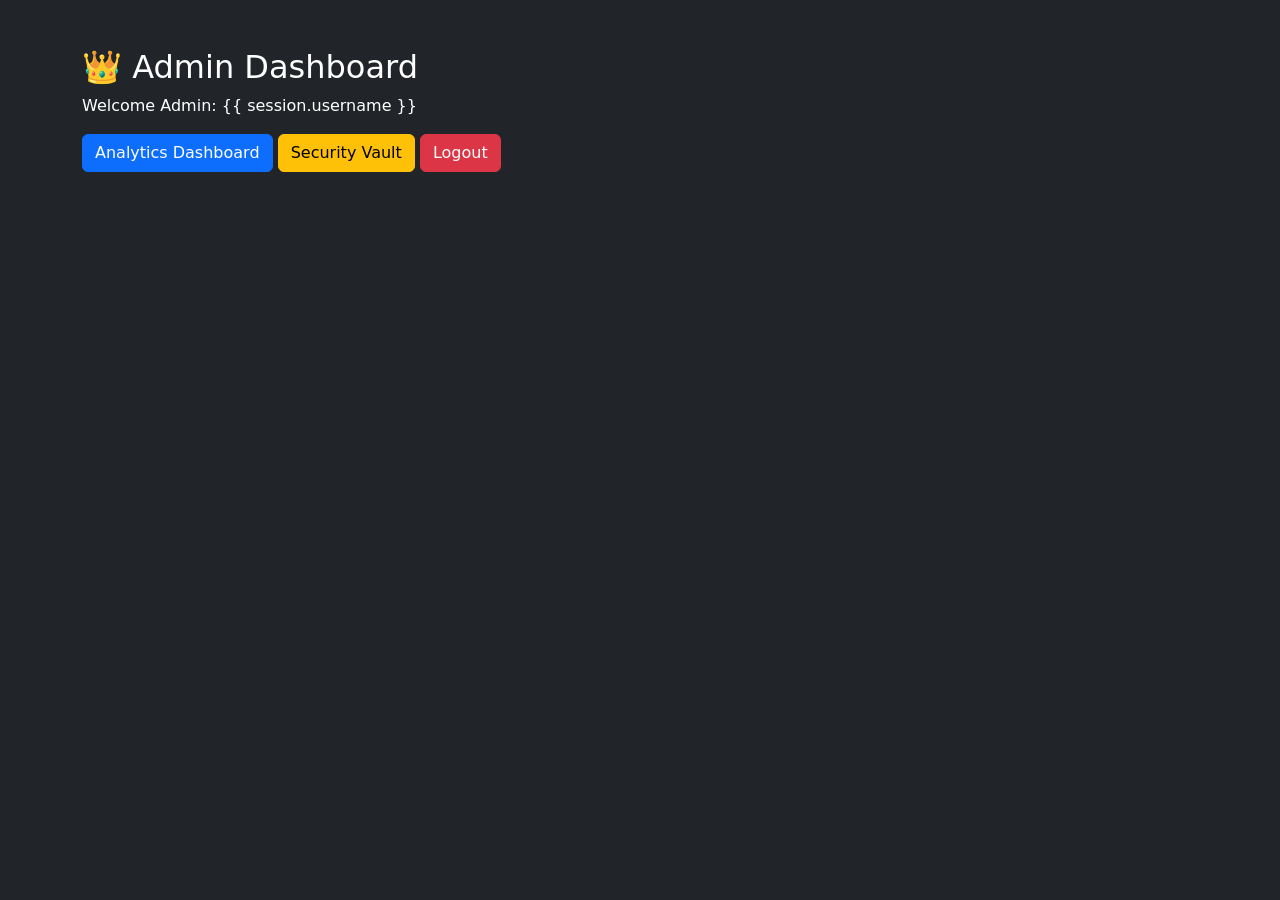
<file: web_app/templates/admin_dashboard.html>
<!DOCTYPE html>
<html>
<head>
<title>Admin Dashboard</title>
<link href="https://cdn.jsdelivr.net/npm/bootstrap@5.3.0/dist/css/bootstrap.min.css" rel="stylesheet">
</head>

<body class="bg-dark text-white">

<div class="container mt-5">
    <h2>👑 Admin Dashboard</h2>
    <p>Welcome Admin: {{ session.username }}</p>

    <a href="/dashboard" class="btn btn-primary">Analytics Dashboard</a>
    <a href="/security-vault" class="btn btn-warning">Security Vault</a>
    <a href="/logout" class="btn btn-danger">Logout</a>
</div>

</body>
</html>
</file>
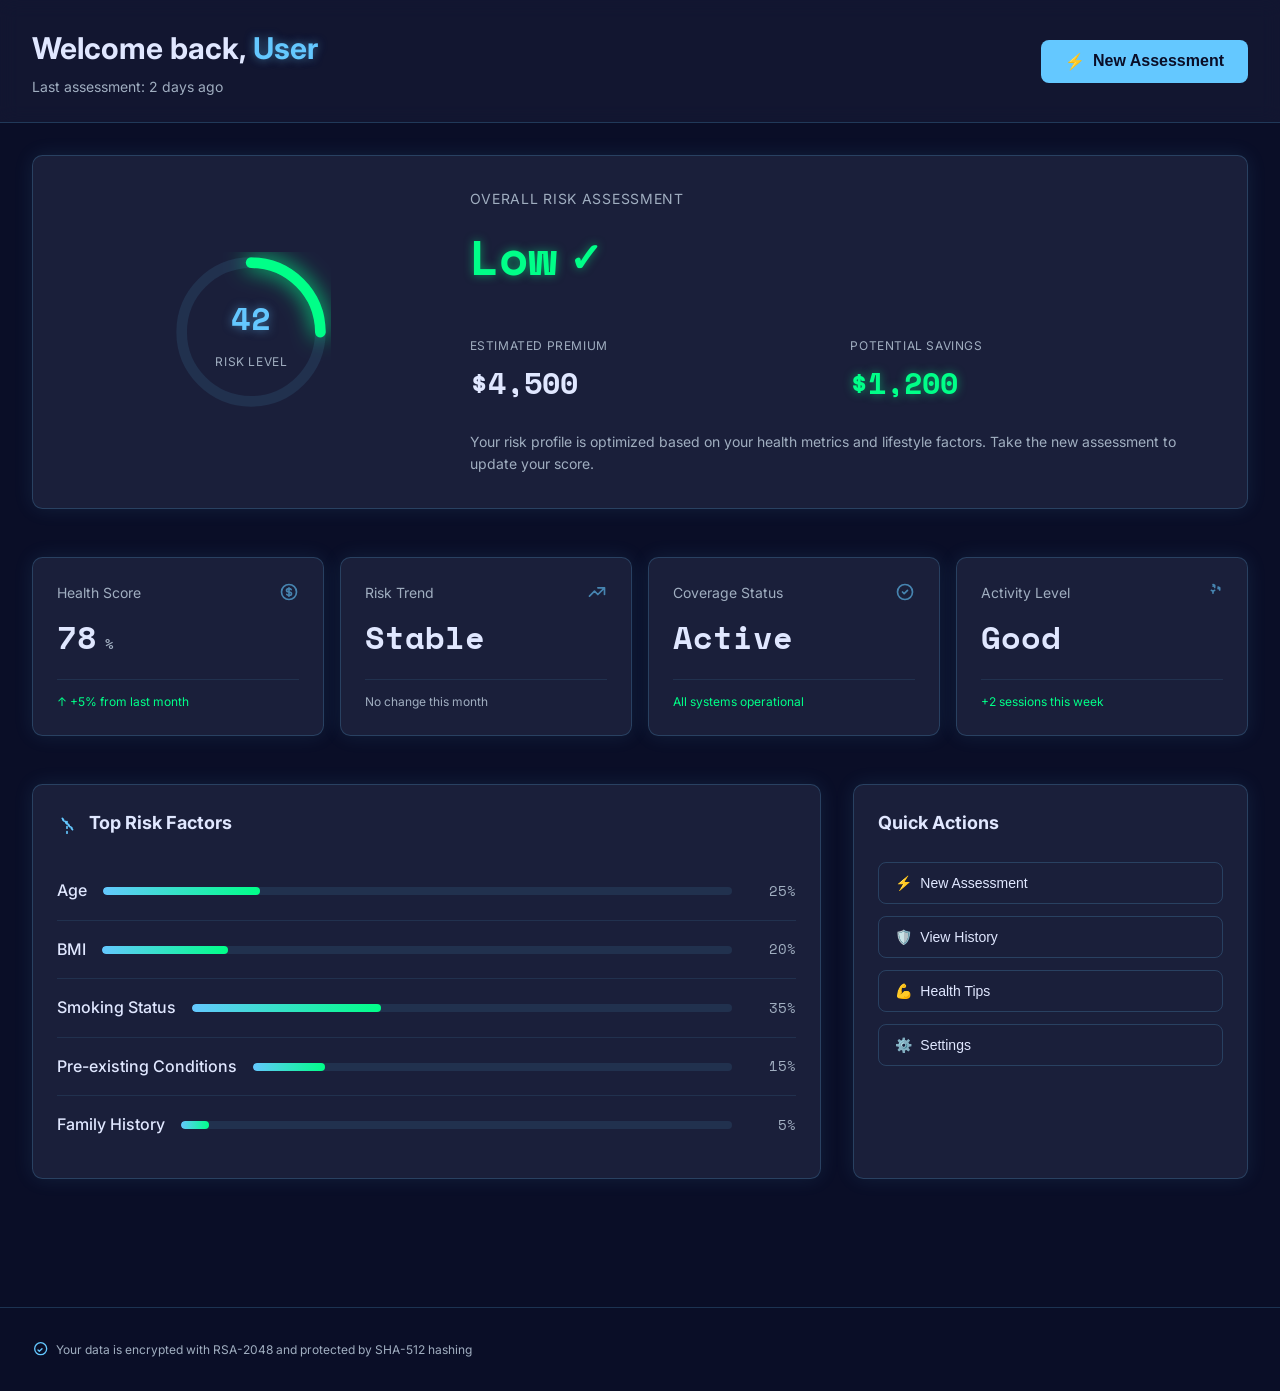
<file: web_app/templates/user_dashboard.html>
<!DOCTYPE html>
<html lang="en">
<head>
    <meta charset="UTF-8">
    <meta name="viewport" content="width=device-width, initial-scale=1.0">
    <title>InsurGuard Dashboard - Risk Analytics</title>
    <link rel="preconnect" href="https://fonts.googleapis.com">
    <link rel="preconnect" href="https://fonts.gstatic.com" crossorigin>
    <link href="https://fonts.googleapis.com/css2?family=Space+Mono:wght@400;700&family=Inter:wght@400;500;600;700&display=swap" rel="stylesheet">
    <style>
        * {
            margin: 0;
            padding: 0;
            box-sizing: border-box;
        }

        :root {
            --color-neon-cyan: #64c8ff;
            --color-neon-lime: #00ff88;
            --color-neon-red: #ff6b6b;
            --color-neon-orange: #ffaa00;
            --color-dark-bg: #0a0e27;
            --color-card-bg: #1a1f3a;
            --color-border-glow: rgba(100, 200, 255, 0.3);
            --color-text-primary: #e0e7ff;
            --color-text-muted: #a0aec0;
            --color-text-dim: #718096;
        }

        body {
            background: var(--color-dark-bg);
            color: var(--color-text-primary);
            font-family: 'Inter', sans-serif;
            line-height: 1.6;
            min-height: 100vh;
        }

        .container {
            width: 100%;
            max-width: 1280px;
            margin: 0 auto;
            padding: 0 1rem;
        }

        @media (min-width: 640px) {
            .container {
                padding: 0 1.5rem;
            }
        }

        @media (min-width: 1024px) {
            .container {
                padding: 0 2rem;
            }
        }

        /* Header */
        .header {
            border-bottom: 1px solid rgba(100, 200, 255, 0.2);
            background: rgba(26, 31, 58, 0.5);
            backdrop-filter: blur(10px);
            position: sticky;
            top: 0;
            z-index: 40;
        }

        .header-content {
            display: flex;
            align-items: center;
            justify-content: space-between;
            padding: 1.5rem 0;
        }

        .header-left h1 {
            font-size: 1.875rem;
            font-weight: bold;
            margin-bottom: 0.25rem;
        }

        .header-left h1 .neon {
            color: var(--color-neon-cyan);
            text-shadow: 0 0 10px rgba(100, 200, 255, 0.5);
        }

        .header-left p {
            font-size: 0.875rem;
            color: var(--color-text-muted);
        }

        .btn-primary {
            background: var(--color-neon-cyan);
            color: var(--color-dark-bg);
            border: none;
            padding: 0.75rem 1.5rem;
            border-radius: 0.5rem;
            font-weight: 600;
            cursor: pointer;
            transition: all 0.3s ease;
            display: flex;
            align-items: center;
            gap: 0.5rem;
            font-size: 1rem;
        }

        .btn-primary:hover {
            background: var(--color-neon-cyan);
            box-shadow: 0 0 20px rgba(100, 200, 255, 0.4);
            transform: translateY(-2px);
        }

        /* Main Content */
        .main {
            padding: 2rem 0;
        }

        /* Hero Section */
        .hero-section {
            margin-bottom: 3rem;
        }

        .glow-card {
            background: var(--color-card-bg);
            border: 1px solid rgba(100, 200, 255, 0.2);
            border-radius: 0.65rem;
            padding: 2rem;
            transition: all 0.3s ease;
            box-shadow: 0 0 20px rgba(100, 200, 255, 0.1);
        }

        .glow-card:hover {
            border-color: var(--color-neon-cyan);
            box-shadow: 0 0 30px rgba(100, 200, 255, 0.3), inset 0 0 20px rgba(100, 200, 255, 0.05);
            transform: translateY(-2px);
        }

        .hero-grid {
            display: grid;
            grid-template-columns: 1fr;
            gap: 2rem;
            align-items: center;
        }

        @media (min-width: 768px) {
            .hero-grid {
                grid-template-columns: 1fr 2fr;
            }
        }

        .risk-ring-container {
            display: flex;
            justify-content: center;
            align-items: center;
        }

        .risk-ring {
            position: relative;
            width: 160px;
            height: 160px;
        }

        .risk-ring svg {
            width: 100%;
            height: 100%;
            transform: rotate(-90deg);
        }

        .risk-ring-center {
            position: absolute;
            inset: 0;
            display: flex;
            flex-direction: column;
            align-items: center;
            justify-content: center;
        }

        .risk-ring-value {
            font-size: 2rem;
            font-weight: bold;
            color: var(--color-neon-cyan);
            text-shadow: 0 0 10px rgba(100, 200, 255, 0.5);
            font-family: 'Space Mono', monospace;
        }

        .risk-ring-label {
            font-size: 0.75rem;
            color: var(--color-text-muted);
            margin-top: 0.5rem;
            text-transform: uppercase;
            letter-spacing: 0.05em;
        }

        .hero-info {
            display: flex;
            flex-direction: column;
            gap: 1.5rem;
        }

        .hero-title {
            margin-bottom: 1rem;
        }

        .hero-title p {
            font-size: 0.875rem;
            color: var(--color-text-muted);
            margin-bottom: 0.5rem;
            text-transform: uppercase;
            letter-spacing: 0.05em;
        }

        .hero-title h2 {
            font-size: 3rem;
            font-weight: bold;
            font-family: 'Space Mono', monospace;
            display: flex;
            align-items: center;
            gap: 0.75rem;
        }

        .hero-title h2.risk-low {
            color: var(--color-neon-lime);
            text-shadow: 0 0 10px rgba(0, 255, 136, 0.5);
        }

        .hero-title h2.risk-medium {
            color: var(--color-neon-orange);
            text-shadow: 0 0 10px rgba(255, 170, 0, 0.5);
        }

        .hero-title h2.risk-high {
            color: var(--color-neon-red);
            text-shadow: 0 0 10px rgba(255, 107, 107, 0.5);
        }

        .hero-metrics {
            display: grid;
            grid-template-columns: 1fr 1fr;
            gap: 1rem;
        }

        .metric-item {
            display: flex;
            flex-direction: column;
        }

        .metric-label {
            font-size: 0.75rem;
            color: var(--color-text-muted);
            margin-bottom: 0.25rem;
            text-transform: uppercase;
            letter-spacing: 0.05em;
        }

        .metric-value {
            font-size: 1.875rem;
            font-weight: bold;
            font-family: 'Space Mono', monospace;
            color: var(--color-text-primary);
        }

        .metric-value.positive {
            color: var(--color-neon-lime);
            text-shadow: 0 0 10px rgba(0, 255, 136, 0.5);
        }

        .hero-description {
            font-size: 0.875rem;
            color: var(--color-text-muted);
            line-height: 1.6;
        }

        /* Stats Grid */
        .stats-grid {
            display: grid;
            grid-template-columns: 1fr;
            gap: 1rem;
            margin-bottom: 3rem;
        }

        @media (min-width: 768px) {
            .stats-grid {
                grid-template-columns: repeat(2, 1fr);
            }
        }

        @media (min-width: 1024px) {
            .stats-grid {
                grid-template-columns: repeat(4, 1fr);
            }
        }

        .stat-card {
            background: var(--color-card-bg);
            border: 1px solid rgba(100, 200, 255, 0.2);
            border-radius: 0.65rem;
            padding: 1.5rem;
            transition: all 0.3s ease;
            box-shadow: 0 0 20px rgba(100, 200, 255, 0.1);
        }

        .stat-card:hover {
            border-color: var(--color-neon-cyan);
            box-shadow: 0 0 30px rgba(100, 200, 255, 0.3);
            transform: translateY(-2px);
        }

        .stat-card-header {
            display: flex;
            align-items: start;
            justify-content: space-between;
            margin-bottom: 1rem;
        }

        .stat-card-label {
            font-size: 0.875rem;
            color: var(--color-text-muted);
            margin-bottom: 0.5rem;
        }

        .stat-card-value {
            font-size: 2rem;
            font-weight: bold;
            font-family: 'Space Mono', monospace;
            color: var(--color-text-primary);
            display: flex;
            align-items: baseline;
            gap: 0.5rem;
        }

        .stat-card-unit {
            font-size: 0.875rem;
            color: var(--color-text-muted);
        }

        .stat-card-trend {
            font-size: 0.75rem;
            margin-top: 0.75rem;
            padding-top: 0.75rem;
            border-top: 1px solid rgba(100, 200, 255, 0.1);
        }

        .stat-card-trend.positive {
            color: var(--color-neon-lime);
        }

        .stat-card-trend.neutral {
            color: var(--color-text-muted);
        }

        .stat-icon {
            width: 1.25rem;
            height: 1.25rem;
            color: var(--color-neon-cyan);
            opacity: 0.6;
        }

        /* Risk Factors Section */
        .content-grid {
            display: grid;
            grid-template-columns: 1fr;
            gap: 2rem;
            margin-bottom: 3rem;
        }

        @media (min-width: 1024px) {
            .content-grid {
                grid-template-columns: 2fr 1fr;
            }
        }

        .risk-factors-card {
            background: var(--color-card-bg);
            border: 1px solid rgba(100, 200, 255, 0.2);
            border-radius: 0.65rem;
            padding: 1.5rem;
            box-shadow: 0 0 20px rgba(100, 200, 255, 0.1);
        }

        .card-header {
            display: flex;
            align-items: center;
            gap: 0.75rem;
            margin-bottom: 1.5rem;
        }

        .card-header-icon {
            width: 1.25rem;
            height: 1.25rem;
            color: var(--color-neon-cyan);
        }

        .card-header h3 {
            font-size: 1.125rem;
            font-weight: bold;
            color: var(--color-text-primary);
        }

        .risk-factor-item {
            display: flex;
            align-items: center;
            justify-content: space-between;
            padding: 1rem 0;
            border-bottom: 1px solid rgba(100, 200, 255, 0.1);
        }

        .risk-factor-item:last-child {
            border-bottom: none;
        }

        .risk-factor-name {
            color: var(--color-text-primary);
            font-weight: 500;
        }

        .risk-factor-bar-container {
            flex: 1;
            margin: 0 1rem;
            height: 0.5rem;
            background: rgba(100, 200, 255, 0.1);
            border-radius: 0.25rem;
            overflow: hidden;
        }

        .risk-factor-bar {
            height: 100%;
            background: linear-gradient(to right, var(--color-neon-cyan), var(--color-neon-lime));
            border-radius: 0.25rem;
            transition: width 0.5s ease;
        }

        .risk-factor-score {
            font-size: 0.875rem;
            color: var(--color-text-muted);
            min-width: 3rem;
            text-align: right;
            font-family: 'Space Mono', monospace;
        }

        /* Quick Actions */
        .quick-actions-card {
            background: var(--color-card-bg);
            border: 1px solid rgba(100, 200, 255, 0.2);
            border-radius: 0.65rem;
            padding: 1.5rem;
            box-shadow: 0 0 20px rgba(100, 200, 255, 0.1);
        }

        .quick-actions-card h3 {
            font-size: 1.125rem;
            font-weight: bold;
            color: var(--color-text-primary);
            margin-bottom: 1.5rem;
        }

        .action-buttons {
            display: flex;
            flex-direction: column;
            gap: 0.75rem;
        }

        .btn-secondary {
            background: transparent;
            border: 1px solid rgba(100, 200, 255, 0.2);
            color: var(--color-text-primary);
            padding: 0.75rem 1rem;
            border-radius: 0.5rem;
            font-weight: 500;
            cursor: pointer;
            transition: all 0.3s ease;
            display: flex;
            align-items: center;
            gap: 0.5rem;
            font-size: 0.875rem;
        }

        .btn-secondary:hover {
            background: var(--color-card-bg);
            border-color: var(--color-neon-cyan);
            color: var(--color-neon-cyan);
        }

        .btn-icon {
            width: 1rem;
            height: 1rem;
        }

        /* Footer */
        .footer {
            border-top: 1px solid rgba(100, 200, 255, 0.2);
            padding: 2rem 0;
            margin-top: 3rem;
        }

        .footer-content {
            display: flex;
            align-items: center;
            gap: 0.5rem;
            font-size: 0.75rem;
            color: var(--color-text-muted);
        }

        .footer-icon {
            width: 1rem;
            height: 1rem;
            color: var(--color-neon-cyan);
        }

        /* Animations */
        @keyframes slideIn {
            from {
                opacity: 0;
                transform: translateY(20px);
            }
            to {
                opacity: 1;
                transform: translateY(0);
            }
        }

        .glow-card {
            animation: slideIn 0.6s ease-out;
        }

        .stat-card {
            animation: slideIn 0.6s ease-out;
        }

        .stat-card:nth-child(1) { animation-delay: 0.1s; }
        .stat-card:nth-child(2) { animation-delay: 0.2s; }
        .stat-card:nth-child(3) { animation-delay: 0.3s; }
        .stat-card:nth-child(4) { animation-delay: 0.4s; }

        /* Responsive */
        @media (max-width: 768px) {
            .hero-grid {
                grid-template-columns: 1fr;
            }

            .risk-ring {
                width: 120px;
                height: 120px;
            }

            .hero-title h2 {
                font-size: 2rem;
            }

            .glow-card {
                padding: 1.5rem;
            }
        }
    </style>
</head>
<body>
    <!-- Header -->
    <header class="header">
        <div class="container">
            <div class="header-content">
                <div class="header-left">
                    <h1>Welcome back, <span class="neon">User</span></h1>
                    <p>Last assessment: 2 days ago</p>
                </div>
                <button class="btn-primary">
                    <span>⚡</span>
                    New Assessment
                </button>
            </div>
        </div>
    </header>

    <!-- Main Content -->
    <main class="main">
        <div class="container">
            <!-- Hero Section -->
            <section class="hero-section">
                <div class="glow-card">
                    <div class="hero-grid">
                        <!-- Risk Ring -->
                        <div class="risk-ring-container">
                            <div class="risk-ring">
                                <svg viewBox="0 0 120 120">
                                    <!-- Background circle -->
                                    <circle cx="60" cy="60" r="52" stroke="rgba(100, 200, 255, 0.1)" stroke-width="8" fill="none"/>
                                    <!-- Progress circle (Low Risk = 25%) -->
                                    <circle cx="60" cy="60" r="52" stroke="#00ff88" stroke-width="8" fill="none"
                                        stroke-dasharray="81.68 326.73" stroke-linecap="round"
                                        style="filter: drop-shadow(0 0 8px #00ff88); transition: stroke-dasharray 0.5s ease;"/>
                                </svg>
                                <div class="risk-ring-center">
                                    <div class="risk-ring-value">42</div>
                                    <div class="risk-ring-label">Risk Level</div>
                                </div>
                            </div>
                        </div>

                        <!-- Risk Info -->
                        <div class="hero-info">
                            <div class="hero-title">
                                <p>OVERALL RISK ASSESSMENT</p>
                                <h2 class="risk-low">
                                    Low
                                    <span style="font-size: 2.5rem;">✓</span>
                                </h2>
                            </div>

                            <div class="hero-metrics">
                                <div class="metric-item">
                                    <span class="metric-label">ESTIMATED PREMIUM</span>
                                    <span class="metric-value">$4,500</span>
                                </div>
                                <div class="metric-item">
                                    <span class="metric-label">POTENTIAL SAVINGS</span>
                                    <span class="metric-value positive">$1,200</span>
                                </div>
                            </div>

                            <p class="hero-description">
                                Your risk profile is optimized based on your health metrics and lifestyle factors. Take the new assessment to update your score.
                            </p>
                        </div>
                    </div>
                </div>
            </section>

            <!-- Stats Grid -->
            <section class="stats-grid">
                <div class="stat-card">
                    <div class="stat-card-header">
                        <div>
                            <div class="stat-card-label">Health Score</div>
                            <div class="stat-card-value">
                                78<span class="stat-card-unit">%</span>
                            </div>
                        </div>
                        <svg class="stat-icon" fill="none" stroke="currentColor" viewBox="0 0 24 24">
                            <path stroke-linecap="round" stroke-linejoin="round" stroke-width="2" d="M12 8c-1.657 0-3 .895-3 2s1.343 2 3 2 3 .895 3 2-1.343 2-3 2m0-8c1.11 0 2.08.402 2.599 1M12 8V7m0 1v8m0 0v1m0-1c-1.11 0-2.08-.402-2.599-1M21 12a9 9 0 11-18 0 9 9 0 0118 0z"/>
                        </svg>
                    </div>
                    <div class="stat-card-trend positive">↑ +5% from last month</div>
                </div>

                <div class="stat-card">
                    <div class="stat-card-header">
                        <div>
                            <div class="stat-card-label">Risk Trend</div>
                            <div class="stat-card-value">Stable</div>
                        </div>
                        <svg class="stat-icon" fill="none" stroke="currentColor" viewBox="0 0 24 24">
                            <path stroke-linecap="round" stroke-linejoin="round" stroke-width="2" d="M13 7h8m0 0v8m0-8l-8 8-4-4-6 6"/>
                        </svg>
                    </div>
                    <div class="stat-card-trend neutral">No change this month</div>
                </div>

                <div class="stat-card">
                    <div class="stat-card-header">
                        <div>
                            <div class="stat-card-label">Coverage Status</div>
                            <div class="stat-card-value">Active</div>
                        </div>
                        <svg class="stat-icon" fill="none" stroke="currentColor" viewBox="0 0 24 24">
                            <path stroke-linecap="round" stroke-linejoin="round" stroke-width="2" d="M9 12l2 2 4-4m6 2a9 9 0 11-18 0 9 9 0 0118 0z"/>
                        </svg>
                    </div>
                    <div class="stat-card-trend positive">All systems operational</div>
                </div>

                <div class="stat-card">
                    <div class="stat-card-header">
                        <div>
                            <div class="stat-card-label">Activity Level</div>
                            <div class="stat-card-value">Good</div>
                        </div>
                        <svg class="stat-icon" fill="none" stroke="currentColor" viewBox="0 0 24 24">
                            <path stroke-linecap="round" stroke-linejoin="round" stroke-width="2" d="M14 10l-2 1m0 0l-2-1m2 1v2.5M20 7l-2 1m2-1l-2-1m2 1v2.5M14 4l-2 1m2-1l-2-1m2 1v2.5"/>
                        </svg>
                    </div>
                    <div class="stat-card-trend positive">+2 sessions this week</div>
                </div>
            </section>

            <!-- Risk Factors & Quick Actions -->
            <section class="content-grid">
                <!-- Risk Factors -->
                <div class="risk-factors-card">
                    <div class="card-header">
                        <svg class="card-header-icon" fill="none" stroke="currentColor" viewBox="0 0 24 24">
                            <path stroke-linecap="round" stroke-linejoin="round" stroke-width="2" d="M12 9v2m0 4v2m0 4v2M6.34 5.34l1.414 1.414m2 2l1.414 1.414m2 2l1.414 1.414m2 2l1.414 1.414M18.66 18.66l-1.414-1.414m-2-2l-1.414-1.414m-2-2l-1.414-1.414m-2-2l-1.414-1.414"/>
                        </svg>
                        <h3>Top Risk Factors</h3>
                    </div>

                    <div id="riskFactors">
                        <!-- Risk factors will be inserted here by JavaScript -->
                    </div>
                </div>

                <!-- Quick Actions -->
                <div class="quick-actions-card">
                    <h3>Quick Actions</h3>
                    <div class="action-buttons">
                        <button class="btn-secondary">
                            <span>⚡</span>
                            New Assessment
                        </button>
                        <button class="btn-secondary">
                            <span>🛡️</span>
                            View History
                        </button>
                        <button class="btn-secondary">
                            <span>💪</span>
                            Health Tips
                        </button>
                        <button class="btn-secondary">
                            <span>⚙️</span>
                            Settings
                        </button>
                    </div>
                </div>
            </section>
        </div>
    </main>

    <!-- Footer -->
    <footer class="footer">
        <div class="container">
            <div class="footer-content">
                <svg class="footer-icon" fill="none" stroke="currentColor" viewBox="0 0 24 24">
                    <path stroke-linecap="round" stroke-linejoin="round" stroke-width="2" d="M9 12l2 2 4-4m7 0a9 9 0 11-18 0 9 9 0 0118 0z"/>
                </svg>
                <span>Your data is encrypted with RSA-2048 and protected by SHA-512 hashing</span>
            </div>
        </div>
    </footer>

    <script>
        // Risk factors data
        const riskFactors = [
            { name: 'Age', influence: 0.25 },
            { name: 'BMI', influence: 0.20 },
            { name: 'Smoking Status', influence: 0.35 },
            { name: 'Pre-existing Conditions', influence: 0.15 },
            { name: 'Family History', influence: 0.05 }
        ];

        // Populate risk factors
        const riskFactorsContainer = document.getElementById('riskFactors');
        riskFactors.forEach((factor, index) => {
            const percentage = (factor.influence * 100).toFixed(0);
            const html = `
                <div class="risk-factor-item" style="animation-delay: ${index * 0.1}s;">
                    <span class="risk-factor-name">${factor.name}</span>
                    <div class="risk-factor-bar-container">
                        <div class="risk-factor-bar" style="width: ${percentage}%"></div>
                    </div>
                    <span class="risk-factor-score">${percentage}%</span>
                </div>
            `;
            riskFactorsContainer.innerHTML += html;
        });

        // Add button click handlers
        document.querySelectorAll('.btn-primary, .btn-secondary').forEach(btn => {
            btn.addEventListener('click', function() {
                const text = this.textContent.trim();
                if (text.includes('Assessment')) {
                    window.location.href='/risk-assessment';
                } else if (text.includes('History')) {
                    alert('Assessment History feature coming soon!');
                } else if (text.includes('Tips')) {
                    alert('Health Tips feature coming soon!');
                } else if (text.includes('Settings')) {
                    alert('Settings feature coming soon!');
                }
            });
        });
    </script>
</body>
</html>
</file>
